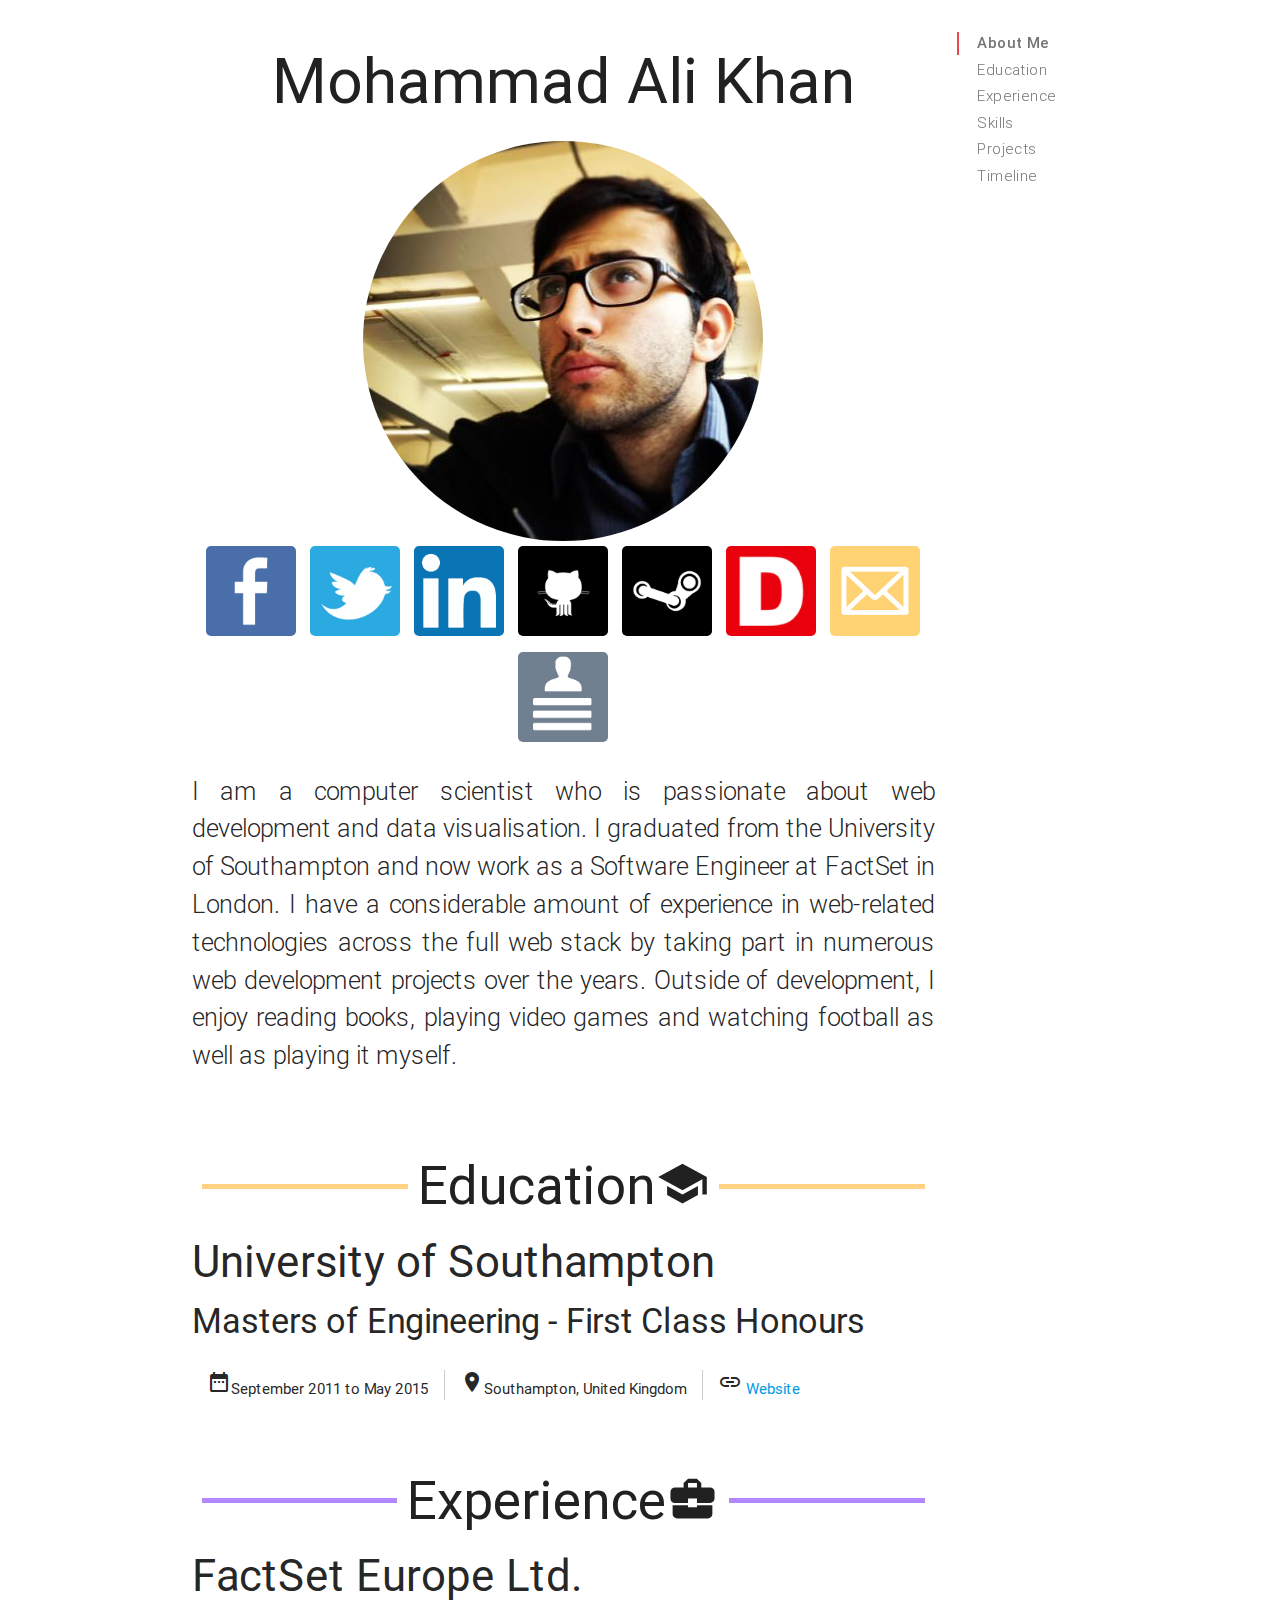
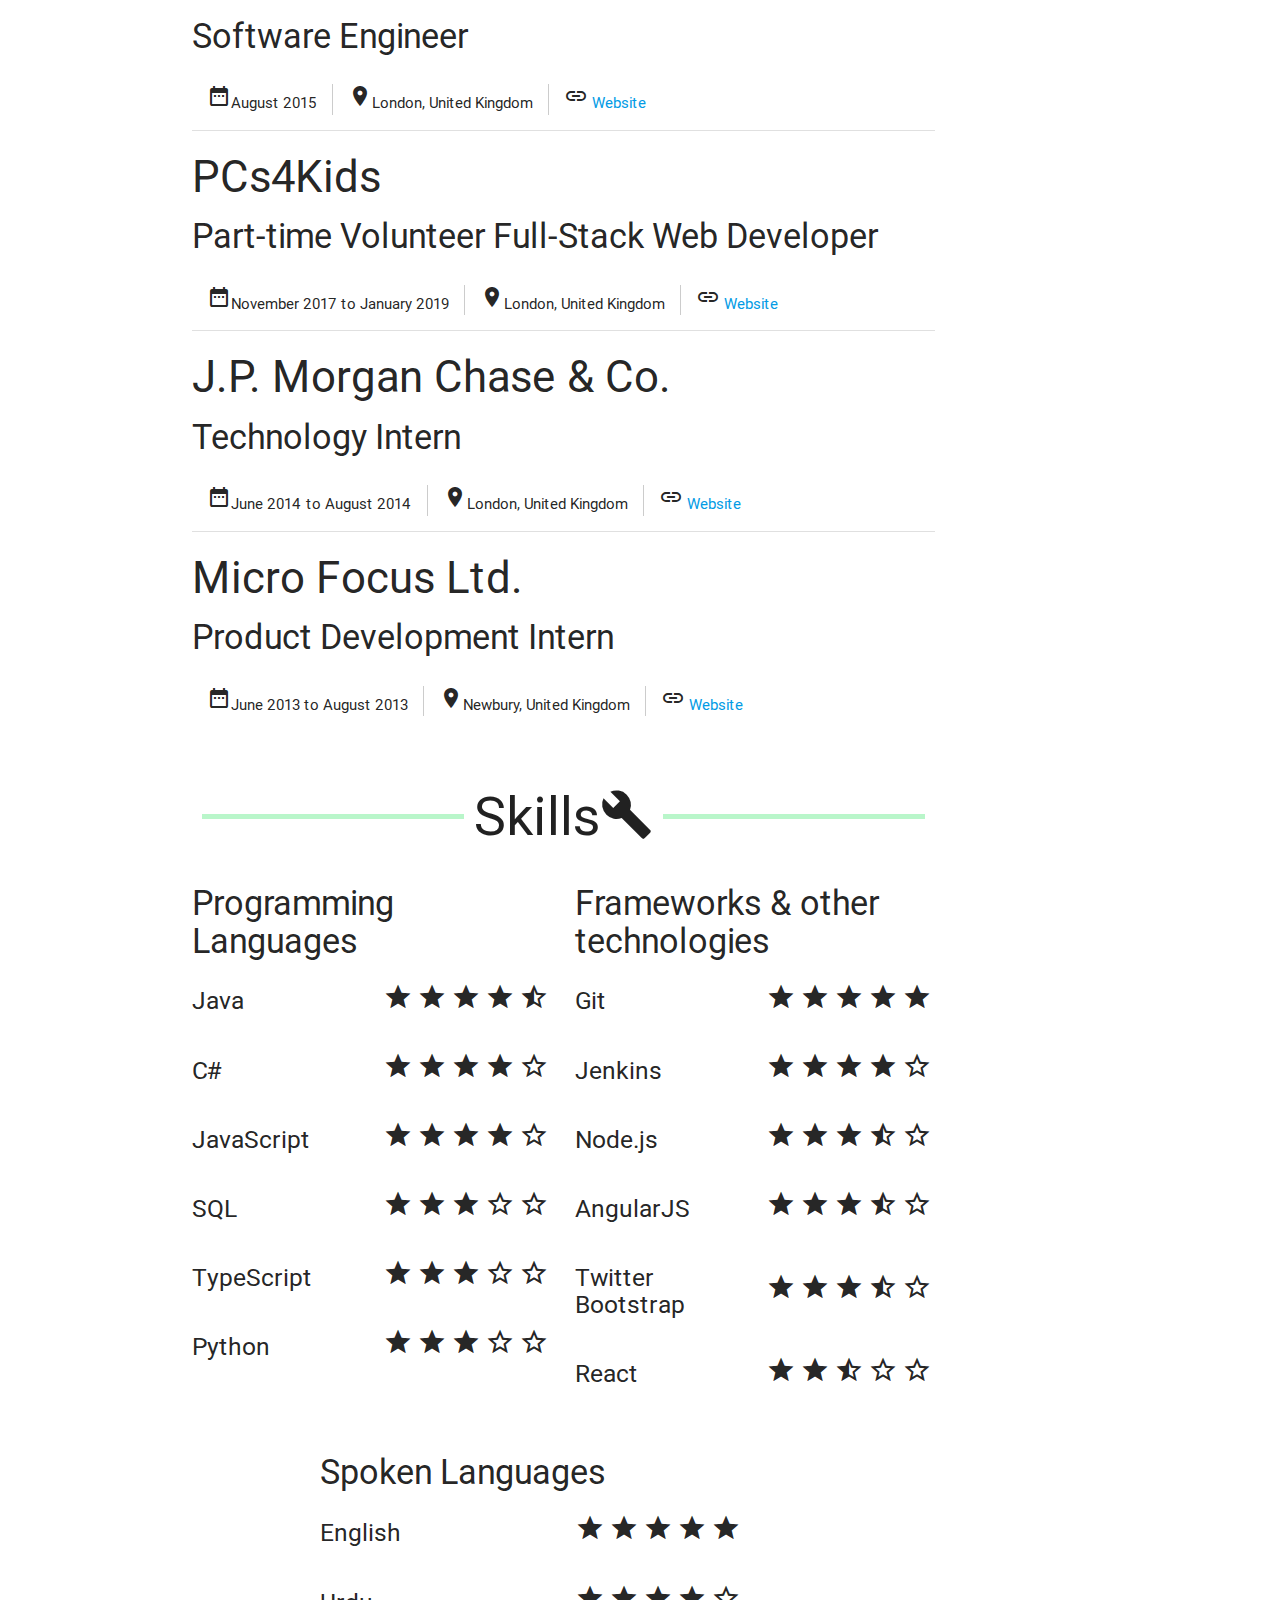
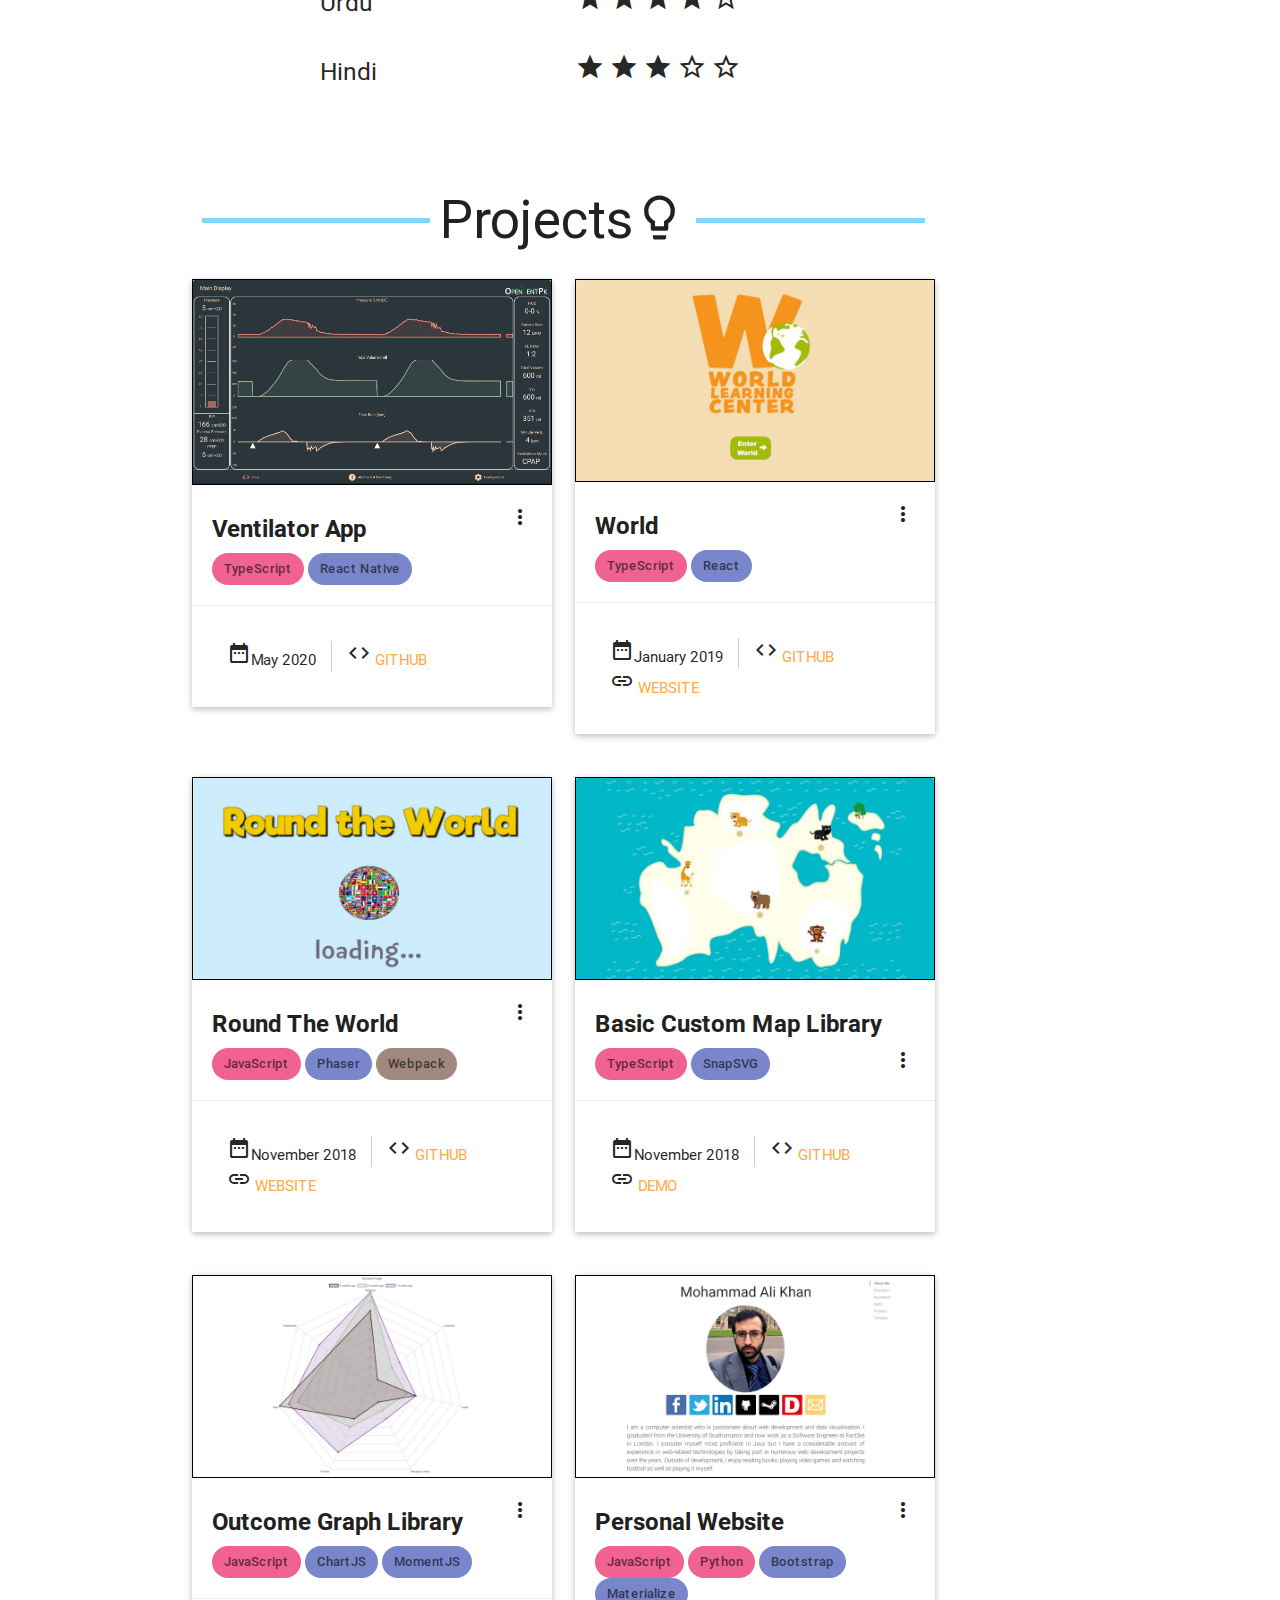
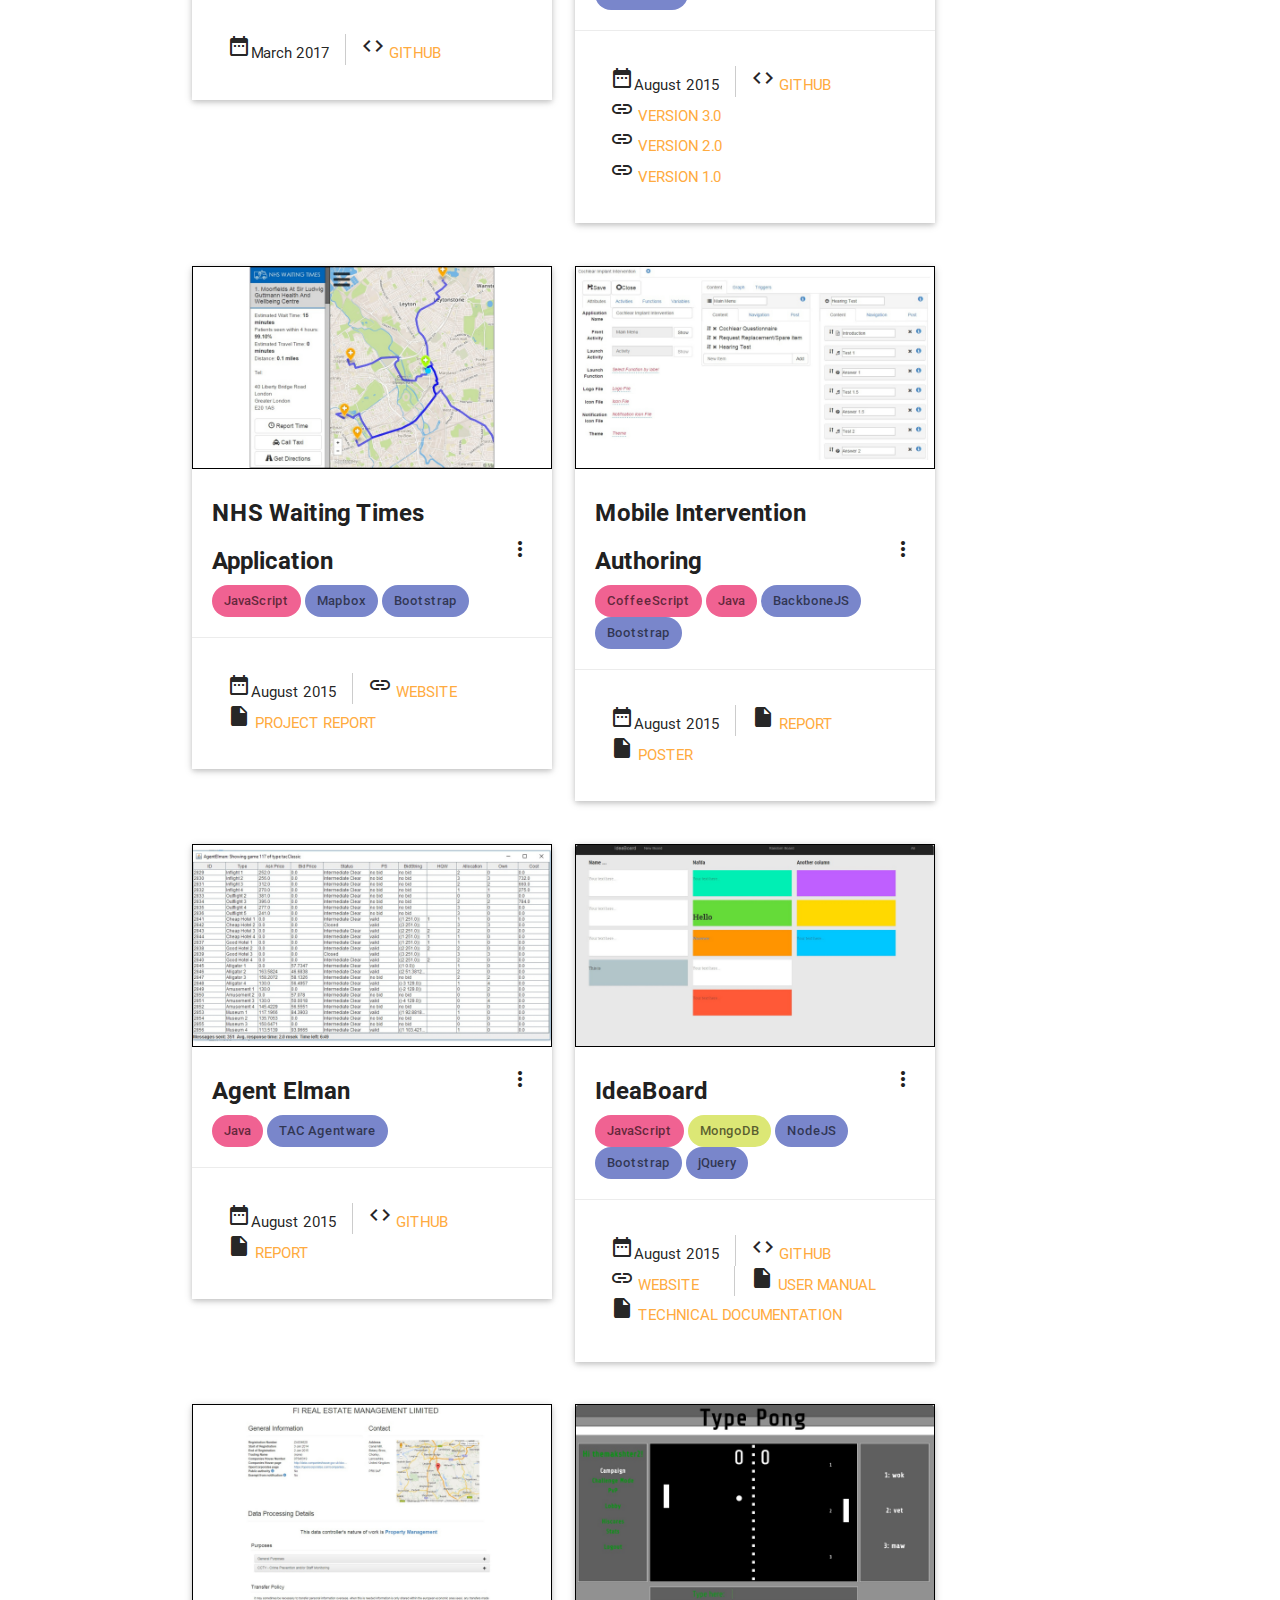
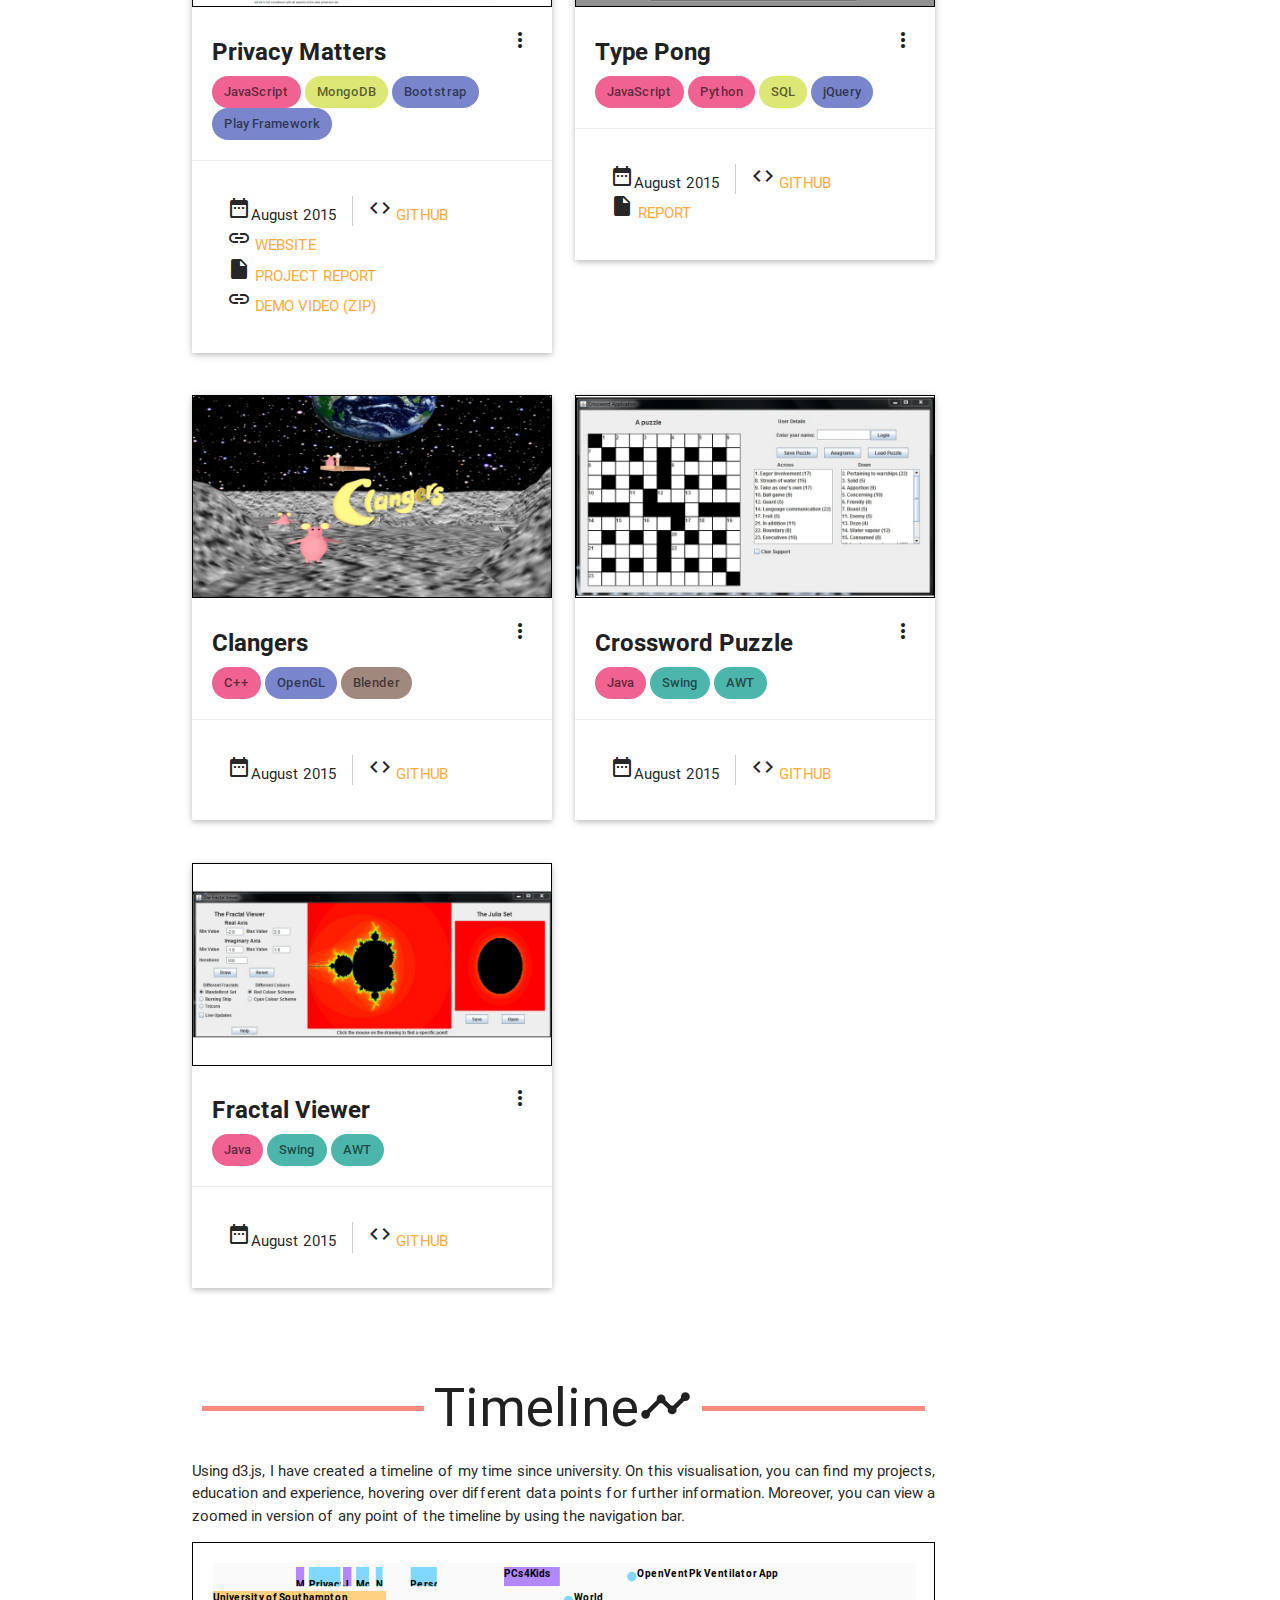
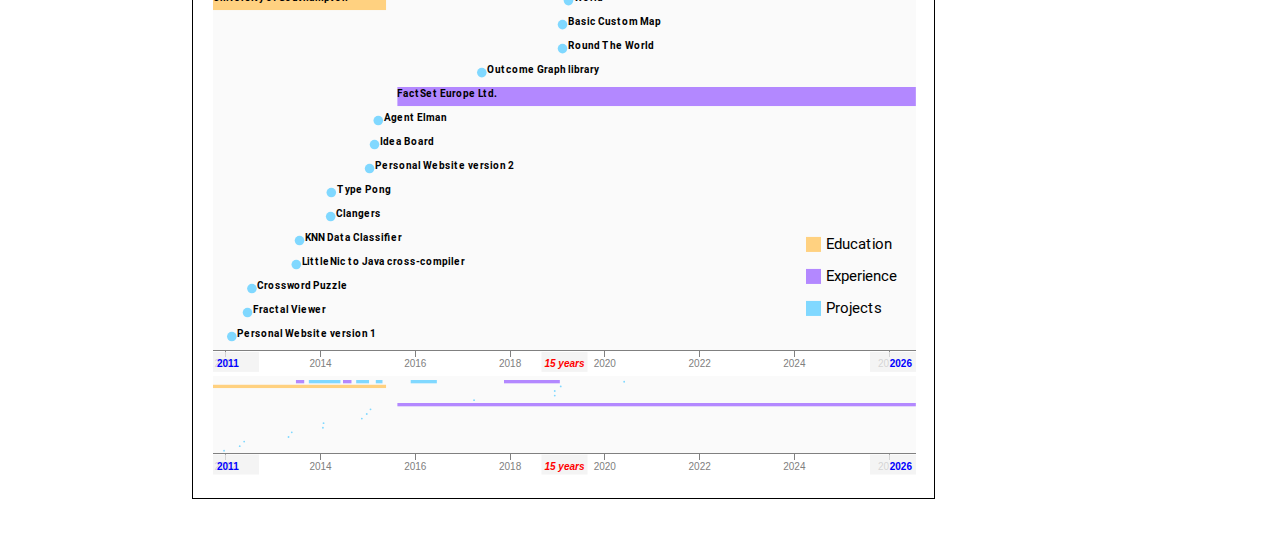
<file: index.html>
<html>
  <head>
    <title>Mohammad Ali Khan - Personal Webpage</title>
    <meta charset="UTF-8">
    <meta content="width=device-width, initial-scale=1" name="viewport">
    <meta content="Personal website" name="description">
    <meta content="Mohammad Ali Khan" name="author">
    <meta content="website,personal,resume,materialise" name="keywords">
    <link href="./favicon.ico" rel="icon" type="image/x-icon">
    <link href="./favicon.ico" rel="shortcut icon" type="image/x-icon">
    <link href="https://fonts.googleapis.com/icon?family=Material+Icons" rel="stylesheet">
    <link href="./lib/materialize/css/materialize.min.css" rel="stylesheet" type="text/css">
    <link href="./css/timeline.css" rel="stylesheet" type="text/css">
    <link href="./css/main.css" rel="stylesheet" type="text/css">
    <script src="./lib/jquery/jquery-2.2.0.min.js" type="text/javascript"></script>
    <script src="./lib/materialize/js/materialize.min.js" type="text/javascript"></script>
    <script src="./lib/d3/d3.min.js" type="text/javascript"></script>
    <script src="./js/timeline.js" type="text/javascript"></script>
    <script src="./js/main.js" type="text/javascript"></script>
  </head>
  <body>
    <div class="container">
      <div class="row">
        <div class="col m12 l10">
          <div class="section scrollspy center-align" id="about-me">
            <h1>Mohammad Ali Khan</h1>
            <img alt="Picture of Ali" class="responsive-img circle" src="img/ali.jpg"><br>
            <div id="social-network-icons">
              <a href="https://www.facebook.com/themakshter">
                <img alt="Facebook" class="responsive-img icon" src="img/facebook.jpg">
              </a>
              <a href="https://twitter.com/themakshter">
                <img alt="Twitter" class="responsive-img icon" src="img/twitter.jpg">
              </a>
              <a href="https://www.linkedin.com/in/themakshter">
                <img alt="LinkedIn" class="responsive-img icon" src="img/linkedin.jpg">
              </a>
              <a href="https://github.com/themakshter">
                <img alt="Github" class="responsive-img icon" src="img/github.jpg">
              </a>
              <a href="https://steamcommunity.com/id/themakshter/">
                <img alt="Steam" class="responsive-img icon" src="img/steam.jpg">
              </a>
              <a href="http://www.dotabuff.com/players/66853428">
                <img alt="Dotabuff" class="responsive-img icon" src="img/dotabuff.jpg">
              </a>
              <a href="mailto:mohammad_ali93@live.com">
                <img alt="Email" class="responsive-img icon" src="img/email.jpg">
              </a>
              <a href="./files/resume-mohammad-ali-khan.pdf">
                <img alt="Resume" class="responsive-img icon" src="img/resume.jpg">
              </a>
            </div>
            <p class="flow-text">I am a computer scientist who is passionate about web development and data visualisation. I graduated from the University of Southampton and now work as a Software Engineer at FactSet in London. I have a considerable amount of experience in web-related technologies across the full web stack by taking part in numerous web development projects over the years. Outside of development,  I enjoy reading books, playing video games and watching football as well as playing it myself.</p>
          </div>
          <div class="section scrollspy" id="education">
            <h2 class="section-heading">Education
              <i class="material-icons heading-icon">school</i>
            </h2>
            <div class="educations">
              <div class="education-instance">
                <h3>University of Southampton</h3>
                <h4>Masters of Engineering - First Class Honours</h4>
                <div class="flex-list">
                  <ul>
                    <li>
                      <i class="material-icons">date_range</i>September 2011 to May 2015
                    </li>
                    <li>
                      <i class="material-icons">place</i>Southampton, United Kingdom
                    </li>
                    <li>
                      <i class="material-icons">link</i>
                      <a href="https://www.southampton.ac.uk/">Website</a>
                    </li>
                  </ul>
                </div>
              </div>
            </div>
          </div>
          <div class="section scrollspy" id="experience">
            <h2 class="section-heading">Experience
              <i class="material-icons heading-icon">business_center</i>
            </h2>
            <div class="experiences">
              <div class="experience-instance">
                <h3>FactSet Europe Ltd.</h3>
                <h4>Software Engineer</h4>
                <div class="flex-list">
                  <ul>
                    <li>
                      <i class="material-icons">date_range</i>August 2015
                    </li>
                    <li>
                      <i class="material-icons">place</i>London, United Kingdom
                    </li>
                    <li>
                      <i class="material-icons">link</i>
                      <a href="http://www.factset.com/">Website</a>
                    </li>
                  </ul>
                </div>
              </div>
              <div class="divider"></div>
              <div class="experience-instance">
                <h3>PCs4Kids</h3>
                <h4>Part-time Volunteer Full-Stack Web Developer</h4>
                <div class="flex-list">
                  <ul>
                    <li>
                      <i class="material-icons">date_range</i>November 2017 to January 2019
                    </li>
                    <li>
                      <i class="material-icons">place</i>London, United Kingdom
                    </li>
                    <li>
                      <i class="material-icons">link</i>
                      <a href="https://pcs4kids.org/">Website</a>
                    </li>
                  </ul>
                </div>
              </div>
              <div class="divider"></div>
              <div class="experience-instance">
                <h3>J.P. Morgan Chase &amp; Co.</h3>
                <h4>Technology Intern</h4>
                <div class="flex-list">
                  <ul>
                    <li>
                      <i class="material-icons">date_range</i>June 2014 to August 2014
                    </li>
                    <li>
                      <i class="material-icons">place</i>London, United Kingdom
                    </li>
                    <li>
                      <i class="material-icons">link</i>
                      <a href="https://www.jpmorgan.com">Website</a>
                    </li>
                  </ul>
                </div>
              </div>
              <div class="divider"></div>
              <div class="experience-instance">
                <h3>Micro Focus Ltd.</h3>
                <h4>Product Development Intern</h4>
                <div class="flex-list">
                  <ul>
                    <li>
                      <i class="material-icons">date_range</i>June 2013 to August 2013
                    </li>
                    <li>
                      <i class="material-icons">place</i>Newbury, United Kingdom
                    </li>
                    <li>
                      <i class="material-icons">link</i>
                      <a href="https://www.microfocus.com/">Website</a>
                    </li>
                  </ul>
                </div>
              </div>
            </div>
          </div>
          <div class="section scrollspy" id="skills">
            <h2 class="section-heading">Skills
              <i class="material-icons heading-icon">build</i>
            </h2>
            <div class="skills">
              <div class="row">
                <div class="col m12 l6">
                  <div class="skill-section">
                    <h4>Programming Languages</h4>
                    <ul class="skill-list">
                      <li class="skill-item">
                        <div class="row valign-wrapper">
                          <div class="col s6 skills left-align">
                            <h5>Java</h5>
                          </div>
                          <div class="col s6 ratings centre-align">
                            <div class="rating">
                              <div class="stars">
                                <i class="small material-icons">star</i>
                                <i class="small material-icons">star</i>
                                <i class="small material-icons">star</i>
                                <i class="small material-icons">star</i>
                              </div>
                              <div class="stars">
                                <i class="small material-icons">star_half</i>
                              </div>
                              <div class="stars"></div>
                            </div>
                          </div>
                        </div>
                      </li>
                      <li class="skill-item">
                        <div class="row valign-wrapper">
                          <div class="col s6 skills left-align">
                            <h5>C#</h5>
                          </div>
                          <div class="col s6 ratings centre-align">
                            <div class="rating">
                              <div class="stars">
                                <i class="small material-icons">star</i>
                                <i class="small material-icons">star</i>
                                <i class="small material-icons">star</i>
                                <i class="small material-icons">star</i>
                              </div>
                              <div class="stars"></div>
                              <div class="stars">
                                <i class="small material-icons">star_border</i>
                              </div>
                            </div>
                          </div>
                        </div>
                      </li>
                      <li class="skill-item">
                        <div class="row valign-wrapper">
                          <div class="col s6 skills left-align">
                            <h5>JavaScript</h5>
                          </div>
                          <div class="col s6 ratings centre-align">
                            <div class="rating">
                              <div class="stars">
                                <i class="small material-icons">star</i>
                                <i class="small material-icons">star</i>
                                <i class="small material-icons">star</i>
                                <i class="small material-icons">star</i>
                              </div>
                              <div class="stars"></div>
                              <div class="stars">
                                <i class="small material-icons">star_border</i>
                              </div>
                            </div>
                          </div>
                        </div>
                      </li>
                      <li class="skill-item">
                        <div class="row valign-wrapper">
                          <div class="col s6 skills left-align">
                            <h5>SQL</h5>
                          </div>
                          <div class="col s6 ratings centre-align">
                            <div class="rating">
                              <div class="stars">
                                <i class="small material-icons">star</i>
                                <i class="small material-icons">star</i>
                                <i class="small material-icons">star</i>
                              </div>
                              <div class="stars"></div>
                              <div class="stars">
                                <i class="small material-icons">star_border</i>
                                <i class="small material-icons">star_border</i>
                              </div>
                            </div>
                          </div>
                        </div>
                      </li>
                      <li class="skill-item">
                        <div class="row valign-wrapper">
                          <div class="col s6 skills left-align">
                            <h5>TypeScript</h5>
                          </div>
                          <div class="col s6 ratings centre-align">
                            <div class="rating">
                              <div class="stars">
                                <i class="small material-icons">star</i>
                                <i class="small material-icons">star</i>
                                <i class="small material-icons">star</i>
                              </div>
                              <div class="stars"></div>
                              <div class="stars">
                                <i class="small material-icons">star_border</i>
                                <i class="small material-icons">star_border</i>
                              </div>
                            </div>
                          </div>
                        </div>
                      </li>
                      <li class="skill-item">
                        <div class="row valign-wrapper">
                          <div class="col s6 skills left-align">
                            <h5>Python</h5>
                          </div>
                          <div class="col s6 ratings centre-align">
                            <div class="rating">
                              <div class="stars">
                                <i class="small material-icons">star</i>
                                <i class="small material-icons">star</i>
                                <i class="small material-icons">star</i>
                              </div>
                              <div class="stars"></div>
                              <div class="stars">
                                <i class="small material-icons">star_border</i>
                                <i class="small material-icons">star_border</i>
                              </div>
                            </div>
                          </div>
                        </div>
                      </li>
                    </ul>
                  </div>
                </div>
                <div class="col m12 l6">
                  <div class="skill-section">
                    <h4>Frameworks &amp; other technologies</h4>
                    <ul class="skill-list">
                      <li class="skill-item">
                        <div class="row valign-wrapper">
                          <div class="col s6 skills left-align">
                            <h5>Git</h5>
                          </div>
                          <div class="col s6 ratings centre-align">
                            <div class="rating">
                              <div class="stars">
                                <i class="small material-icons">star</i>
                                <i class="small material-icons">star</i>
                                <i class="small material-icons">star</i>
                                <i class="small material-icons">star</i>
                                <i class="small material-icons">star</i>
                              </div>
                              <div class="stars"></div>
                              <div class="stars"></div>
                            </div>
                          </div>
                        </div>
                      </li>
                      <li class="skill-item">
                        <div class="row valign-wrapper">
                          <div class="col s6 skills left-align">
                            <h5>Jenkins</h5>
                          </div>
                          <div class="col s6 ratings centre-align">
                            <div class="rating">
                              <div class="stars">
                                <i class="small material-icons">star</i>
                                <i class="small material-icons">star</i>
                                <i class="small material-icons">star</i>
                                <i class="small material-icons">star</i>
                              </div>
                              <div class="stars"></div>
                              <div class="stars">
                                <i class="small material-icons">star_border</i>
                              </div>
                            </div>
                          </div>
                        </div>
                      </li>
                      <li class="skill-item">
                        <div class="row valign-wrapper">
                          <div class="col s6 skills left-align">
                            <h5>Node.js</h5>
                          </div>
                          <div class="col s6 ratings centre-align">
                            <div class="rating">
                              <div class="stars">
                                <i class="small material-icons">star</i>
                                <i class="small material-icons">star</i>
                                <i class="small material-icons">star</i>
                              </div>
                              <div class="stars">
                                <i class="small material-icons">star_half</i>
                              </div>
                              <div class="stars">
                                <i class="small material-icons">star_border</i>
                              </div>
                            </div>
                          </div>
                        </div>
                      </li>
                      <li class="skill-item">
                        <div class="row valign-wrapper">
                          <div class="col s6 skills left-align">
                            <h5>AngularJS</h5>
                          </div>
                          <div class="col s6 ratings centre-align">
                            <div class="rating">
                              <div class="stars">
                                <i class="small material-icons">star</i>
                                <i class="small material-icons">star</i>
                                <i class="small material-icons">star</i>
                              </div>
                              <div class="stars">
                                <i class="small material-icons">star_half</i>
                              </div>
                              <div class="stars">
                                <i class="small material-icons">star_border</i>
                              </div>
                            </div>
                          </div>
                        </div>
                      </li>
                      <li class="skill-item">
                        <div class="row valign-wrapper">
                          <div class="col s6 skills left-align">
                            <h5>Twitter Bootstrap</h5>
                          </div>
                          <div class="col s6 ratings centre-align">
                            <div class="rating">
                              <div class="stars">
                                <i class="small material-icons">star</i>
                                <i class="small material-icons">star</i>
                                <i class="small material-icons">star</i>
                              </div>
                              <div class="stars">
                                <i class="small material-icons">star_half</i>
                              </div>
                              <div class="stars">
                                <i class="small material-icons">star_border</i>
                              </div>
                            </div>
                          </div>
                        </div>
                      </li>
                      <li class="skill-item">
                        <div class="row valign-wrapper">
                          <div class="col s6 skills left-align">
                            <h5>React</h5>
                          </div>
                          <div class="col s6 ratings centre-align">
                            <div class="rating">
                              <div class="stars">
                                <i class="small material-icons">star</i>
                                <i class="small material-icons">star</i>
                              </div>
                              <div class="stars">
                                <i class="small material-icons">star_half</i>
                              </div>
                              <div class="stars">
                                <i class="small material-icons">star_border</i>
                                <i class="small material-icons">star_border</i>
                              </div>
                            </div>
                          </div>
                        </div>
                      </li>
                    </ul>
                  </div>
                </div>
              </div>
              <div class="row">
                <div class="col m12 l8 offset-l2">
                  <div class="skill-section">
                    <h4>Spoken Languages</h4>
                    <ul class="skill-list">
                      <li class="skill-item">
                        <div class="row valign-wrapper">
                          <div class="col s6 skills left-align">
                            <h5>English</h5>
                          </div>
                          <div class="col s6 ratings centre-align">
                            <div class="rating">
                              <div class="stars">
                                <i class="small material-icons">star</i>
                                <i class="small material-icons">star</i>
                                <i class="small material-icons">star</i>
                                <i class="small material-icons">star</i>
                                <i class="small material-icons">star</i>
                              </div>
                              <div class="stars"></div>
                              <div class="stars"></div>
                            </div>
                          </div>
                        </div>
                      </li>
                      <li class="skill-item">
                        <div class="row valign-wrapper">
                          <div class="col s6 skills left-align">
                            <h5>Urdu</h5>
                          </div>
                          <div class="col s6 ratings centre-align">
                            <div class="rating">
                              <div class="stars">
                                <i class="small material-icons">star</i>
                                <i class="small material-icons">star</i>
                                <i class="small material-icons">star</i>
                                <i class="small material-icons">star</i>
                              </div>
                              <div class="stars"></div>
                              <div class="stars">
                                <i class="small material-icons">star_border</i>
                              </div>
                            </div>
                          </div>
                        </div>
                      </li>
                      <li class="skill-item">
                        <div class="row valign-wrapper">
                          <div class="col s6 skills left-align">
                            <h5>Hindi</h5>
                          </div>
                          <div class="col s6 ratings centre-align">
                            <div class="rating">
                              <div class="stars">
                                <i class="small material-icons">star</i>
                                <i class="small material-icons">star</i>
                                <i class="small material-icons">star</i>
                              </div>
                              <div class="stars"></div>
                              <div class="stars">
                                <i class="small material-icons">star_border</i>
                                <i class="small material-icons">star_border</i>
                              </div>
                            </div>
                          </div>
                        </div>
                      </li>
                    </ul>
                  </div>
                </div>
              </div>
            </div>
          </div>
          <div class="section scrollspy" id="projects">
            <h2 class="section-heading">Projects
              <i class="material-icons heading-icon">lightbulb_outline</i>
            </h2>
            <div class="projects">
              <div class="row">
                <div class="col m12 l6">
                  <div class="card hoverable">
                    <div class="card-image waves-effect waves-block waves-light">
                      <img class="activator" src="img/ventilator-app.jpg">
                    </div>
                    <div class="card-content">
                      <span class="card-title activator grey-text text-darken-4">
                        <b>Ventilator App</b>
                        <i class="material-icons right">more_vert</i>
                      </span>
                      <div class="project-tags">
                        <div class="chip language">TypeScript</div>
                        <div class="chip framework">React Native</div>
                      </div>
                    </div>
                    <div class="card-action">
                      <div class="flex-list">
                        <ul>
                          <li>
                            <i class="material-icons">date_range</i>May 2020
                          </li>
                          <li>
                            <i class="material-icons">code</i>
                            <a href="https://github.com/OpenVentPk/ventilator-app">GitHub</a>
                          </li>
                        </ul>
                      </div>
                    </div>
                    <div class="card-reveal">
                      <span class="card-title activator grey-text text-darken-4">
                        <b>Ventilator App</b>
                        <i class="material-icons right">close</i>
                      </span>
                      <p>Lead work on Android application written in React Native to allow connecting to a ventilator via cable and show information about ventilation. This app also alarms based on certain problems.</p>
                    </div>
                  </div>
                </div>
                <div class="col m12 l6">
                  <div class="card hoverable">
                    <div class="card-image waves-effect waves-block waves-light">
                      <img class="activator" src="img/world.jpg">
                    </div>
                    <div class="card-content">
                      <span class="card-title activator grey-text text-darken-4">
                        <b>World</b>
                        <i class="material-icons right">more_vert</i>
                      </span>
                      <div class="project-tags">
                        <div class="chip language">TypeScript</div>
                        <div class="chip framework">React</div>
                      </div>
                    </div>
                    <div class="card-action">
                      <div class="flex-list">
                        <ul>
                          <li>
                            <i class="material-icons">date_range</i>January 2019
                          </li>
                          <li>
                            <i class="material-icons">code</i>
                            <a href="https://github.com/PCs4KIDS/world">GitHub</a>
                          </li>
                          <li>
                            <i class="material-icons">link</i>
                            <a href="https://pcs4kids.github.io/world">Website</a>
                          </li>
                        </ul>
                      </div>
                    </div>
                    <div class="card-reveal">
                      <span class="card-title activator grey-text text-darken-4">
                        <b>World</b>
                        <i class="material-icons right">close</i>
                      </span>
                      <p>The main application for PCs4Kids, presenting an interactive map for the kids to explore, each different location leading a different educational activity.</p>
                    </div>
                  </div>
                </div>
              </div>
              <div class="row">
                <div class="col m12 l6">
                  <div class="card hoverable">
                    <div class="card-image waves-effect waves-block waves-light">
                      <img class="activator" src="img/round-the-world.jpg">
                    </div>
                    <div class="card-content">
                      <span class="card-title activator grey-text text-darken-4">
                        <b>Round The World</b>
                        <i class="material-icons right">more_vert</i>
                      </span>
                      <div class="project-tags">
                        <div class="chip language">JavaScript</div>
                        <div class="chip framework">Phaser</div>
                        <div class="chip tool">Webpack</div>
                      </div>
                    </div>
                    <div class="card-action">
                      <div class="flex-list">
                        <ul>
                          <li>
                            <i class="material-icons">date_range</i>November 2018
                          </li>
                          <li>
                            <i class="material-icons">code</i>
                            <a href="https://github.com/PCs4KIDS/round-the-world">GitHub</a>
                          </li>
                          <li>
                            <i class="material-icons">link</i>
                            <a href="https://pcs4kids.github.io/round-the-world/">Website</a>
                          </li>
                        </ul>
                      </div>
                    </div>
                    <div class="card-reveal">
                      <span class="card-title activator grey-text text-darken-4">
                        <b>Round The World</b>
                        <i class="material-icons right">close</i>
                      </span>
                      <p>One of the games created as an educational activity for kids. While another developer created this application, I converted it into a library which could be added to the main World application to be run from the overall interface. This involved restructuring the program and moving dependencies from being hard-coded to be downloaded via npm as well as being minified into UMD form.</p>
                    </div>
                  </div>
                </div>
                <div class="col m12 l6">
                  <div class="card hoverable">
                    <div class="card-image waves-effect waves-block waves-light">
                      <img class="activator" src="img/basic-custom-map.jpg">
                    </div>
                    <div class="card-content">
                      <span class="card-title activator grey-text text-darken-4">
                        <b>Basic Custom Map Library</b>
                        <i class="material-icons right">more_vert</i>
                      </span>
                      <div class="project-tags">
                        <div class="chip language">TypeScript</div>
                        <div class="chip framework">SnapSVG</div>
                      </div>
                    </div>
                    <div class="card-action">
                      <div class="flex-list">
                        <ul>
                          <li>
                            <i class="material-icons">date_range</i>November 2018
                          </li>
                          <li>
                            <i class="material-icons">code</i>
                            <a href="https://github.com/PCs4KIDS/basic-custom-map">GitHub</a>
                          </li>
                          <li>
                            <i class="material-icons">link</i>
                            <a href="https://pcs4kids.github.io/basic-custom-map/">Demo</a>
                          </li>
                        </ul>
                      </div>
                    </div>
                    <div class="card-reveal">
                      <span class="card-title activator grey-text text-darken-4">
                        <b>Basic Custom Map Library</b>
                        <i class="material-icons right">close</i>
                      </span>
                      <p>This is a small library created to aid in other projects for the charity PCs4Kids. This allows the user of the library to provide images and coordinates and uses SnapSVG to create an interactive map.</p>
                    </div>
                  </div>
                </div>
              </div>
              <div class="row">
                <div class="col m12 l6">
                  <div class="card hoverable">
                    <div class="card-image waves-effect waves-block waves-light">
                      <img class="activator" src="img/outcome-graph.jpg">
                    </div>
                    <div class="card-content">
                      <span class="card-title activator grey-text text-darken-4">
                        <b>Outcome Graph Library</b>
                        <i class="material-icons right">more_vert</i>
                      </span>
                      <div class="project-tags">
                        <div class="chip language">JavaScript</div>
                        <div class="chip framework">ChartJS</div>
                        <div class="chip framework">MomentJS</div>
                      </div>
                    </div>
                    <div class="card-action">
                      <div class="flex-list">
                        <ul>
                          <li>
                            <i class="material-icons">date_range</i>March 2017
                          </li>
                          <li>
                            <i class="material-icons">code</i>
                            <a href="https://github.com/ALDLife/outcome-graph">GitHub</a>
                          </li>
                        </ul>
                      </div>
                    </div>
                    <div class="card-reveal">
                      <span class="card-title activator grey-text text-darken-4">
                        <b>Outcome Graph Library</b>
                        <i class="material-icons right">close</i>
                      </span>
                      <p>This is a small library which converts multiple sessions of Strength and Difficulties Questionnaires (SDQ) into a ChartJS compatible datasets to display a radar chart. It expects a certain strucutre and colours each session distintly different from the other ones. It can handle multiple sessions as well as numerous areas, all of which may not be present on each session.</p>
                    </div>
                  </div>
                </div>
                <div class="col m12 l6">
                  <div class="card hoverable">
                    <div class="card-image waves-effect waves-block waves-light">
                      <img class="activator" src="img/personal_website.jpg">
                    </div>
                    <div class="card-content">
                      <span class="card-title activator grey-text text-darken-4">
                        <b>Personal Website</b>
                        <i class="material-icons right">more_vert</i>
                      </span>
                      <div class="project-tags">
                        <div class="chip language">JavaScript</div>
                        <div class="chip language">Python</div>
                        <div class="chip framework">Bootstrap</div>
                        <div class="chip framework">Materialize</div>
                      </div>
                    </div>
                    <div class="card-action">
                      <div class="flex-list">
                        <ul>
                          <li>
                            <i class="material-icons">date_range</i>August 2015
                          </li>
                          <li>
                            <i class="material-icons">code</i>
                            <a href="https://github.com/themakshter/themakshter.github.io">GitHub</a>
                          </li>
                          <li>
                            <i class="material-icons">link</i>
                            <a href="./">Version 3.0</a>
                          </li>
                          <li>
                            <i class="material-icons">link</i>
                            <a href="./v2/">Version 2.0</a>
                          </li>
                          <li>
                            <i class="material-icons">link</i>
                            <a href="./v1/">Version 1.0</a>
                          </li>
                        </ul>
                      </div>
                    </div>
                    <div class="card-reveal">
                      <span class="card-title activator grey-text text-darken-4">
                        <b>Personal Website</b>
                        <i class="material-icons right">close</i>
                      </span>
                      <p>This webpage; the current website is version number 3. The initial version of this website was done in 2011, soon after starting university, using a website template and can be found here. That was then revamped in September of 2014, started from scratch and created using bootstrap, with a mobile-friendly version too. This has been worked on since the start of this year, changing the layout and framework behind it (twitter boostrap to material design materialize), as well as adding new features such as the timeline.</p>
                    </div>
                  </div>
                </div>
              </div>
              <div class="row">
                <div class="col m12 l6">
                  <div class="card hoverable">
                    <div class="card-image waves-effect waves-block waves-light">
                      <img class="activator" src="img/nhs_waiting_times_map.jpg">
                    </div>
                    <div class="card-content">
                      <span class="card-title activator grey-text text-darken-4">
                        <b>NHS Waiting Times Application</b>
                        <i class="material-icons right">more_vert</i>
                      </span>
                      <div class="project-tags">
                        <div class="chip language">JavaScript</div>
                        <div class="chip framework">Mapbox</div>
                        <div class="chip framework">Bootstrap</div>
                      </div>
                    </div>
                    <div class="card-action">
                      <div class="flex-list">
                        <ul>
                          <li>
                            <i class="material-icons">date_range</i>August 2015
                          </li>
                          <li>
                            <i class="material-icons">link</i>
                            <a href="./NHSWaitingTimesApplication">Website</a>
                          </li>
                          <li>
                            <i class="material-icons">insert_drive_file</i>
                            <a href="./files/nhs_waiting_times_application_report.pdf">Project Report</a>
                          </li>
                        </ul>
                      </div>
                    </div>
                    <div class="card-reveal">
                      <span class="card-title activator grey-text text-darken-4">
                        <b>NHS Waiting Times Application</b>
                        <i class="material-icons right">close</i>
                      </span>
                      <p>A group project application which, given a location, finds the closest hospitals with the least amount of waiting times for Accident and Emergency departments (A &amp;amp; E). It uses open data from the NHS in the form of percentage of patients seen in the first four hours as well as hospital ratings and combines this with OpenStreetMap to provide locations on the map. It can be used on the web or on a mobile phone just as easily. </p>
                    </div>
                  </div>
                </div>
                <div class="col m12 l6">
                  <div class="card hoverable">
                    <div class="card-image waves-effect waves-block waves-light">
                      <img class="activator" src="img/intervention_editor.jpg">
                    </div>
                    <div class="card-content">
                      <span class="card-title activator grey-text text-darken-4">
                        <b>Mobile Intervention Authoring</b>
                        <i class="material-icons right">more_vert</i>
                      </span>
                      <div class="project-tags">
                        <div class="chip language">CoffeeScript</div>
                        <div class="chip language">Java</div>
                        <div class="chip framework">BackboneJS</div>
                        <div class="chip framework">Bootstrap</div>
                      </div>
                    </div>
                    <div class="card-action">
                      <div class="flex-list">
                        <ul>
                          <li>
                            <i class="material-icons">date_range</i>August 2015
                          </li>
                          <li>
                            <i class="material-icons">insert_drive_file</i>
                            <a href="./files/mobile_intervention_authoring_report.pdf">Report</a>
                          </li>
                          <li>
                            <i class="material-icons">insert_drive_file</i>
                            <a href="./files/mobile_intervention_authoring_poster.pdf">Poster</a>
                          </li>
                        </ul>
                      </div>
                    </div>
                    <div class="card-reveal">
                      <span class="card-title activator grey-text text-darken-4">
                        <b>Mobile Intervention Authoring</b>
                        <i class="material-icons right">close</i>
                      </span>
                      <p>A group development project (GDP) improving and extending a mobile intervention editor to create an intervention for cochlear implant users so that they can do regular hearing check ups in the comfort of their homes. This project involved implementing features to add media files on the web-based intervention editor and functionality to play these media files on the intervention client application. Lastly, the intervention was created with numerous optimisations on the editor and run on the client application. The intervention editor was written mostly in CoffeeScript with BackboneJS and the client application was for Android devices.</p>
                    </div>
                  </div>
                </div>
              </div>
              <div class="row">
                <div class="col m12 l6">
                  <div class="card hoverable">
                    <div class="card-image waves-effect waves-block waves-light">
                      <img class="activator" src="img/agent_elman.jpg">
                    </div>
                    <div class="card-content">
                      <span class="card-title activator grey-text text-darken-4">
                        <b>Agent Elman</b>
                        <i class="material-icons right">more_vert</i>
                      </span>
                      <div class="project-tags">
                        <div class="chip language">Java</div>
                        <div class="chip framework">TAC Agentware</div>
                      </div>
                    </div>
                    <div class="card-action">
                      <div class="flex-list">
                        <ul>
                          <li>
                            <i class="material-icons">date_range</i>August 2015
                          </li>
                          <li>
                            <i class="material-icons">code</i>
                            <a href="https://github.com/themakshter/AgentElman">GitHub</a>
                          </li>
                          <li>
                            <i class="material-icons">insert_drive_file</i>
                            <a href="./files/agent_elman_report.pdf">Report</a>
                          </li>
                        </ul>
                      </div>
                    </div>
                    <div class="card-reveal">
                      <span class="card-title activator grey-text text-darken-4">
                        <b>Agent Elman</b>
                        <i class="material-icons right">close</i>
                      </span>
                      <p>Group project to create an intelligent agent for participation in the Trading Agent Competition. In the competition, the agent competed with other agents to compose holiday packages for clients for the least amount of money. Numerous strategies were employed to make sure good packages could be created such as bidding low for unwanted tickets so that they might be used in potential packages. The agent finished a respectable 7th postion from around 25 agents competing.</p>
                    </div>
                  </div>
                </div>
                <div class="col m12 l6">
                  <div class="card hoverable">
                    <div class="card-image waves-effect waves-block waves-light">
                      <img class="activator" src="img/ideaboard.jpg">
                    </div>
                    <div class="card-content">
                      <span class="card-title activator grey-text text-darken-4">
                        <b>IdeaBoard</b>
                        <i class="material-icons right">more_vert</i>
                      </span>
                      <div class="project-tags">
                        <div class="chip language">JavaScript</div>
                        <div class="chip database">MongoDB</div>
                        <div class="chip framework">NodeJS</div>
                        <div class="chip framework">Bootstrap</div>
                        <div class="chip framework">jQuery</div>
                      </div>
                    </div>
                    <div class="card-action">
                      <div class="flex-list">
                        <ul>
                          <li>
                            <i class="material-icons">date_range</i>August 2015
                          </li>
                          <li>
                            <i class="material-icons">code</i>
                            <a href="https://github.com/themakshter/Ideaboard">GitHub</a>
                          </li>
                          <li>
                            <i class="material-icons">link</i>
                            <a href="https://ideaboardapp.herokuapp.com/">Website</a>
                          </li>
                          <li>
                            <i class="material-icons">insert_drive_file</i>
                            <a href="https://ideaboardapp.herokuapp.com/manuals/userManual.html">User Manual</a>
                          </li>
                          <li>
                            <i class="material-icons">insert_drive_file</i>
                            <a href="https://ideaboardapp.herokuapp.com/manuals/technicalManual.html">Technical Documentation</a>
                          </li>
                        </ul>
                      </div>
                    </div>
                    <div class="card-reveal">
                      <span class="card-title activator grey-text text-darken-4">
                        <b>IdeaBoard</b>
                        <i class="material-icons right">close</i>
                      </span>
                      <p>A group project to create a note-taking web applicaiton for a web development module. Attempted abstraction of the idea board model, a board where people stick a number of post-it notes on to help visualise their thoughts. This application allows people to create boards and have notes in a column of their choosing. The notes themselves can be customised in relation to text formatting and colour.</p>
                    </div>
                  </div>
                </div>
              </div>
              <div class="row">
                <div class="col m12 l6">
                  <div class="card hoverable">
                    <div class="card-image waves-effect waves-block waves-light">
                      <img class="activator" src="img/privacy_matters.jpg">
                    </div>
                    <div class="card-content">
                      <span class="card-title activator grey-text text-darken-4">
                        <b>Privacy Matters</b>
                        <i class="material-icons right">more_vert</i>
                      </span>
                      <div class="project-tags">
                        <div class="chip language">JavaScript</div>
                        <div class="chip database">MongoDB</div>
                        <div class="chip framework">Bootstrap</div>
                        <div class="chip framework">Play Framework</div>
                      </div>
                    </div>
                    <div class="card-action">
                      <div class="flex-list">
                        <ul>
                          <li>
                            <i class="material-icons">date_range</i>August 2015
                          </li>
                          <li>
                            <i class="material-icons">code</i>
                            <a href="https://github.com/themakshter/PrivacyMatters">GitHub</a>
                          </li>
                          <li>
                            <i class="material-icons">link</i>
                            <a href="https://privacymatters.herokuapp.com/">Website</a>
                          </li>
                          <li>
                            <i class="material-icons">insert_drive_file</i>
                            <a href="./files/privacy_matters_report.pdf">Project Report</a>
                          </li>
                          <li>
                            <i class="material-icons">link</i>
                            <a href="./files/privacy-matters-demo.zip">Demo Video (Zip)</a>
                          </li>
                        </ul>
                      </div>
                    </div>
                    <div class="card-reveal">
                      <span class="card-title activator grey-text text-darken-4">
                        <b>Privacy Matters</b>
                        <i class="material-icons right">close</i>
                      </span>
                      <p>Individual project of an online resource showing the information companies in the United Kingdom store and share. Users can search for the desired companies and view the reasons for processing data, the data processed, whom it is processed from and whom it is shared with. There are also data visualisations provided, such as an overview of the information collected as compared to the general median/average. Moreover, users can view similar companies. This project is now deprecated.</p>
                    </div>
                  </div>
                </div>
                <div class="col m12 l6">
                  <div class="card hoverable">
                    <div class="card-image waves-effect waves-block waves-light">
                      <img class="activator" src="img/type_pong.jpg">
                    </div>
                    <div class="card-content">
                      <span class="card-title activator grey-text text-darken-4">
                        <b>Type Pong</b>
                        <i class="material-icons right">more_vert</i>
                      </span>
                      <div class="project-tags">
                        <div class="chip language">JavaScript</div>
                        <div class="chip language">Python</div>
                        <div class="chip database">SQL</div>
                        <div class="chip framework">jQuery</div>
                      </div>
                    </div>
                    <div class="card-action">
                      <div class="flex-list">
                        <ul>
                          <li>
                            <i class="material-icons">date_range</i>August 2015
                          </li>
                          <li>
                            <i class="material-icons">code</i>
                            <a href="https://github.com/themakshter/Ideaboard">GitHub</a>
                          </li>
                          <li>
                            <i class="material-icons">insert_drive_file</i>
                            <a href="./files/type_pong_report.pdf">Report</a>
                          </li>
                        </ul>
                      </div>
                    </div>
                    <div class="card-reveal">
                      <span class="card-title activator grey-text text-darken-4">
                        <b>Type Pong</b>
                        <i class="material-icons right">close</i>
                      </span>
                      <p>A group project web application aiming to improve typing speeds where users play pong while typing. Correctly typed words allow users to move the paddle to meet the ball. Users can play against the AI in levels, where AI gets better with levels, or in challenge mode, where the AI is perfect, never missing a balll and users try to last as long as possible. Users can also play against each other and view their high scores in these different game modes. </p>
                    </div>
                  </div>
                </div>
              </div>
              <div class="row">
                <div class="col m12 l6">
                  <div class="card hoverable">
                    <div class="card-image waves-effect waves-block waves-light">
                      <img class="activator" src="img/the_clangers.jpg">
                    </div>
                    <div class="card-content">
                      <span class="card-title activator grey-text text-darken-4">
                        <b>Clangers</b>
                        <i class="material-icons right">more_vert</i>
                      </span>
                      <div class="project-tags">
                        <div class="chip language">C++</div>
                        <div class="chip framework">OpenGL</div>
                        <div class="chip tool">Blender</div>
                      </div>
                    </div>
                    <div class="card-action">
                      <div class="flex-list">
                        <ul>
                          <li>
                            <i class="material-icons">date_range</i>August 2015
                          </li>
                          <li>
                            <i class="material-icons">code</i>
                            <a href="https://github.com/themakshter/Clangers">GitHub</a>
                          </li>
                        </ul>
                      </div>
                    </div>
                    <div class="card-reveal">
                      <span class="card-title activator grey-text text-darken-4">
                        <b>Clangers</b>
                        <i class="material-icons right">close</i>
                      </span>
                      <p>This application depicts a small world filled with Clangers, characters from the old BBC show. This application allows the user to explore the world which includes a few clangers as well as mountainous terrain on the moon while also providing an automatic tour of the main features. The models were created in Blender.</p>
                    </div>
                  </div>
                </div>
                <div class="col m12 l6">
                  <div class="card hoverable">
                    <div class="card-image waves-effect waves-block waves-light">
                      <img class="activator" src="img/crossword_puzzle.jpg">
                    </div>
                    <div class="card-content">
                      <span class="card-title activator grey-text text-darken-4">
                        <b>Crossword Puzzle</b>
                        <i class="material-icons right">more_vert</i>
                      </span>
                      <div class="project-tags">
                        <div class="chip language">Java</div>
                        <div class="chip library">Swing</div>
                        <div class="chip library">AWT</div>
                      </div>
                    </div>
                    <div class="card-action">
                      <div class="flex-list">
                        <ul>
                          <li>
                            <i class="material-icons">date_range</i>August 2015
                          </li>
                          <li>
                            <i class="material-icons">code</i>
                            <a href="https://github.com/themakshter/CrosswordApplication">GitHub</a>
                          </li>
                        </ul>
                      </div>
                    </div>
                    <div class="card-reveal">
                      <span class="card-title activator grey-text text-darken-4">
                        <b>Crossword Puzzle</b>
                        <i class="material-icons right">close</i>
                      </span>
                      <p>A straightforward crossword puzzle, allowing users to easily type across the boxes with their answers. The clues can be easily highlighted and there exists afunctionality to inform the users of which ones have been correctly filled. This application was made using Swing and AWT libraries.</p>
                    </div>
                  </div>
                </div>
              </div>
              <div class="row">
                <div class="col m12 l6">
                  <div class="card hoverable">
                    <div class="card-image waves-effect waves-block waves-light">
                      <img class="activator" src="img/fractal_viewer.jpg">
                    </div>
                    <div class="card-content">
                      <span class="card-title activator grey-text text-darken-4">
                        <b>Fractal Viewer</b>
                        <i class="material-icons right">more_vert</i>
                      </span>
                      <div class="project-tags">
                        <div class="chip language">Java</div>
                        <div class="chip library">Swing</div>
                        <div class="chip library">AWT</div>
                      </div>
                    </div>
                    <div class="card-action">
                      <div class="flex-list">
                        <ul>
                          <li>
                            <i class="material-icons">date_range</i>August 2015
                          </li>
                          <li>
                            <i class="material-icons">code</i>
                            <a href="https://github.com/themakshter/FractalViewer">GitHub</a>
                          </li>
                        </ul>
                      </div>
                    </div>
                    <div class="card-reveal">
                      <span class="card-title activator grey-text text-darken-4">
                        <b>Fractal Viewer</b>
                        <i class="material-icons right">close</i>
                      </span>
                      <p>This application, created using the Swing and AWT libraries , displays a Mandelbrot set to the user and allows them to zoom into it as they wish. Users can also view the Julia set for a specific point on the Mandlebrot set and also save the image. The Mandlebrot set is available in three different calculation algorithms and two colour schemes.</p>
                    </div>
                  </div>
                </div>
              </div>
            </div>
          </div>
          <div class="section scrollspy" id="timeline">
            <h2 class="section-heading">Timeline
              <i class="material-icons heading-icon">timeline</i>
            </h2>
            <p>Using d3.js, I have created a timeline of my time since university. On this visualisation, you can find my projects, education and experience, hovering over different data points for further information. Moreover, you can view a zoomed in version of any point of the timeline by using the navigation bar.</p>
            <div id="chart"></div>
          </div>
        </div>
        <div class="col hide-on-med-and-down l2">
          <div class="toc-wrapper">
            <ul class="section table-of-contents">
              <li>
                <a href="#about-me">About Me</a>
              </li>
              <li>
                <a href="#education">Education</a>
              </li>
              <li>
                <a href="#experience">Experience</a>
              </li>
              <li>
                <a href="#skills">Skills</a>
              </li>
              <li>
                <a href="#projects">Projects</a>
              </li>
              <li>
                <a href="#timeline">Timeline</a>
              </li>
            </ul>
          </div>
        </div>
      </div>
    </div>
  </body>
</html>
</file>
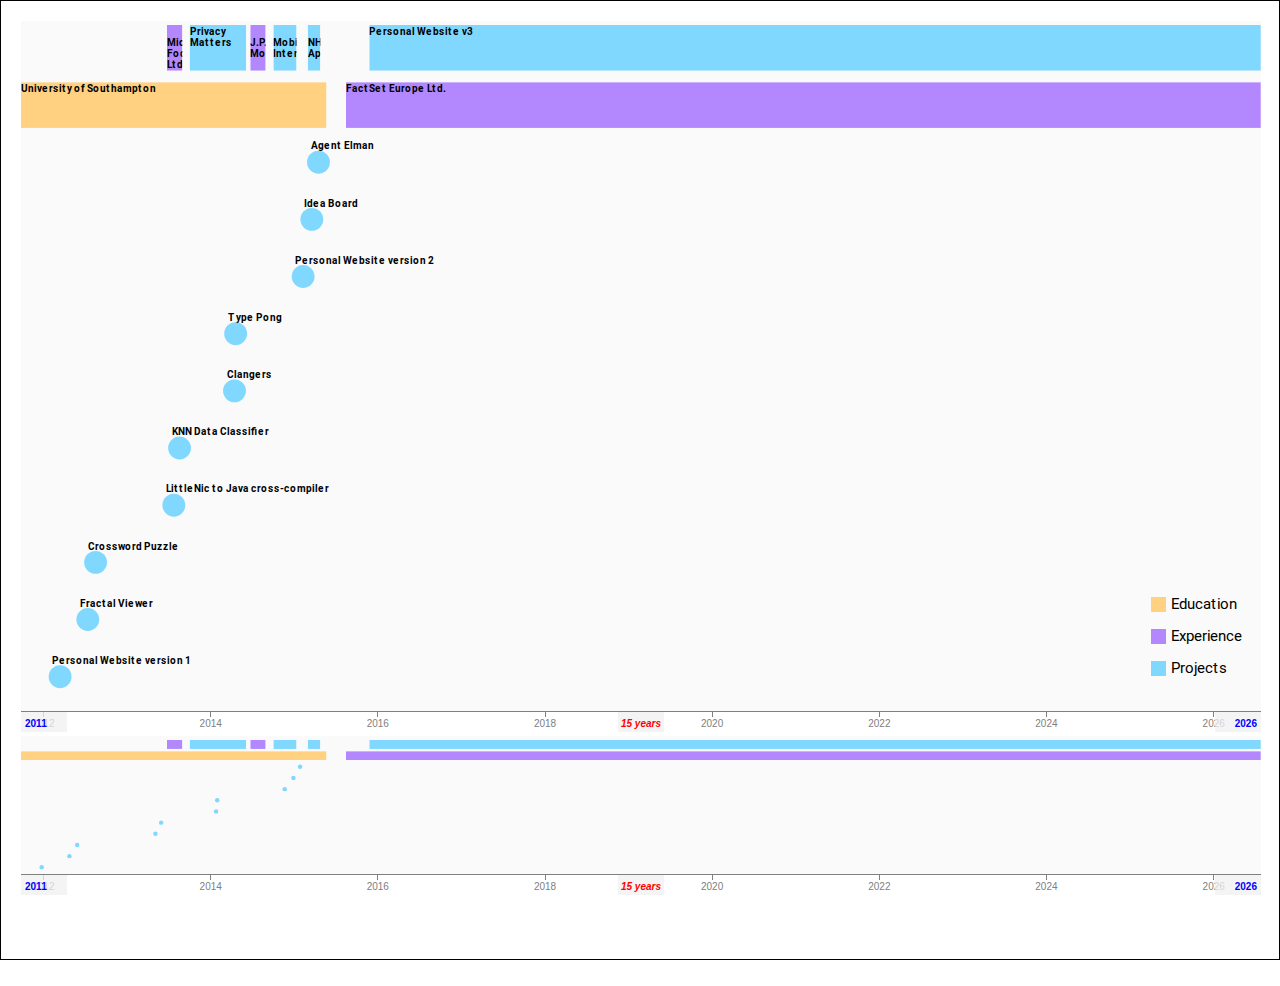
<file: v3-wip/timeline_test.html>
<html>

<head>
    <title>Timeline test</title>
    <script src="./lib/jquery/jquery-2.2.0.min.js"></script>
    <script src="./lib/d3/d3.min.js"></script>
    <link href="./lib/materialize/css/materialize.min.css" rel="stylesheet" type="text/css" />
    <script src="./lib/materialize/js/materialize.min.js"></script>
    <script src="./js/timeline.js"></script>
    <link href="./css/timeline.css" rel="stylesheet" type="text/css" />
    <script src="./js/main.js"></script>
</head>

<body>
	<div id="chart"></div>
</body>
<footer>
</footer>
</html>
</file>
<file: css/timeline.css>
/* axis */

.axis { /* axis labels */
    fill: #808080;
    font-family: sans-serif;
    font-size: 10px;
}

.axis line{ /* axis tick marks */
    stroke-width : 1;
    stroke: grey;
    shape-rendering: crispEdges;
}

.axis path { /* axis line */
    stroke-width : 1;
    stroke: grey;
    shape-rendering: crispEdges;
}

/* timeline band */

.band { /* band background */
    fill: #FAFAFA;
}

/* labels */

.bandLabel {
    fill: #F0F0F0;
    font: 10px sans-serif;
    font-weight: bold;
}

.bandMinMaxLabel {
    fill: blue;
    font: 10px sans-serif;
    font-weight: bold;
}

.bandMidLabel {
    fill: red;
    font: 10px sans-serif;
    font-style: italic;
    font-weight: bold;
}

/* brush */

.brush .extent {
    stroke: gray;
    fill: blue;
    fill-opacity: .1;
}

.chart {
    fill: #EEEEEE;
}

.interval {
    stroke-width: 6;
    cursor : default;
    pointer-events: true;
}

.instant {
    fill: #FFAAFF;
    stroke-width: 6;
    cursor : default;
    /*pointer-events: true;*/
}

.periodLabel {
    fill : black;
    font-size: 10px;
    shape-rendering: crispEdges;
    font-weight:bold;

}


.item {
    cursor : default;
    pointer-events: auto;
}

.svg {
    border-style: solid;
    border-width: 1px;
    border-color: black;
    background-color: #FFFFFF;
}

/* bar types */

.education{
    fill:#ffd180;
}

.experience{
    fill:#b388ff;  
}

.projects{
    fill:#80d8ff;
}



/* tool tip*/
svg {
    margin: 0 auto;
}

.tooltip{
    position: absolute;
    visibility: hidden;
    background-color: #F8F8F8 ;
    border: 1px solid;
    padding: 5px;
    opacity:0.8;
    shape-rendering: crispEdges;
    transition: all 0.3s ease-in-out;
    line-height: 1;
    padding: 12px;
    background: rgba(0, 0, 0, 0.8);
    color: #fff;
    border-radius: 2px;
}
</file>
<file: css/main.css>
/*main*/
.icon {
  width: 100px;
  height: 100px;
  padding: 5px;
  border-top-left-radius: 10px;
  border-bottom-left-radius: 10px;
  border-top-right-radius: 10px;
  border-bottom-right-radius: 10px;
}

p {
  text-align: justify;
}

.section-heading {
  text-align: center;
  display: flex;
  flex-direction: row;
  justify-content: center;
}

.section-heading:before,
.section-heading:after {
  flex-grow: 1;
  height: 5px;
  content: '\a0';
  background-color: #ddd;
  position: relative;
  top: 0.5em;
 	margin-left: 10px;
}

.section-heading:before{
	margin-right: 10px;
}

.section-heading:after{
	margin-right: 10px;
}

#education .section-heading:before,
#education .section-heading:after{
  background-color: #ffd180;
}

#experience .section-heading:before,
#experience .section-heading:after{
  background-color: #b388ff;
}

#skills .section-heading:before,
#skills .section-heading:after{
  background-color: #b9f6ca;
}

#projects .section-heading:before,
#projects .section-heading:after{
  background-color: #80d8ff;
}

#timeline .section-heading:before,
#timeline .section-heading:after{
  background-color: #ff8a80;
}

.heading-icon {
	font-size: 1em;
}

.flex-list {
    position: relative;
    overflow: hidden;
}
.flex-list ul {
    display: flex;
    flex-direction: row;
    flex-wrap: wrap;
    margin-left: -1px;
}
.flex-list li {
    flex-basis: auto;
    padding: 0 1em;
    border-left: 1px solid #ccc;
    background-color: #fff;
}

.skill-item:hover{
  background-color: #e0e0e0;
  cursor: pointer;
}

.language{
  background-color: #f06292;
}

.framework{
  background-color: #7986cb;
}

.library{
  background-color: #4db6ac;
}

.database{
  background-color: #dce775;
}

.tool{
  background-color: #a1887f;
}

.stars{
  display: inline;
}

.card-image{
  border: 1px solid black;
}
</file>
<file: v3-wip/css/timeline.css>
/* axis */

.axis { /* axis labels */
    fill: #808080;
    font-family: sans-serif;
    font-size: 10px;
}

.axis line{ /* axis tick marks */
    stroke-width : 1;
    stroke: grey;
    shape-rendering: crispEdges;
}

.axis path { /* axis line */
    stroke-width : 1;
    stroke: grey;
    shape-rendering: crispEdges;
}

/* timeline band */

.band { /* band background */
    fill: #FAFAFA;
}

/* labels */

.bandLabel {
    fill: #F0F0F0;
    font: 10px sans-serif;
    font-weight: bold;
}

.bandMinMaxLabel {
    fill: blue;
    font: 10px sans-serif;
    font-weight: bold;
}

.bandMidLabel {
    fill: red;
    font: 10px sans-serif;
    font-style: italic;
    font-weight: bold;
}

/* brush */

.brush .extent {
    stroke: gray;
    fill: blue;
    fill-opacity: .1;
}

.chart {
    fill: #EEEEEE;
}

.interval {
    stroke-width: 6;
    cursor : default;
    pointer-events: true;
}

.instant {
    fill: #FFAAFF;
    stroke-width: 6;
    cursor : default;
    /*pointer-events: true;*/
}

.periodLabel {
    fill : black;
    font-size: 10px;
    shape-rendering: crispEdges;
    font-weight:bold;

}


.item {
    cursor : default;
    pointer-events: auto;
}

.svg {
    border-style: solid;
    border-width: 1px;
    border-color: black;
    background-color: #FFFFFF;
}

/* bar types */

.education{
    fill:#ffd180;
}

.experience{
    fill:#b388ff;  
}

.projects{
    fill:#80d8ff;
}



/* tool tip*/
svg {
    margin: 0 auto;
}

.tooltip{
    position: absolute;
    visibility: hidden;
    background-color: #F8F8F8 ;
    border: 1px solid;
    padding: 5px;
    opacity:0.8;
    shape-rendering: crispEdges;
    transition: all 0.3s ease-in-out;
    line-height: 1;
    padding: 12px;
    background: rgba(0, 0, 0, 0.8);
    color: #fff;
    border-radius: 2px;
}
</file>
